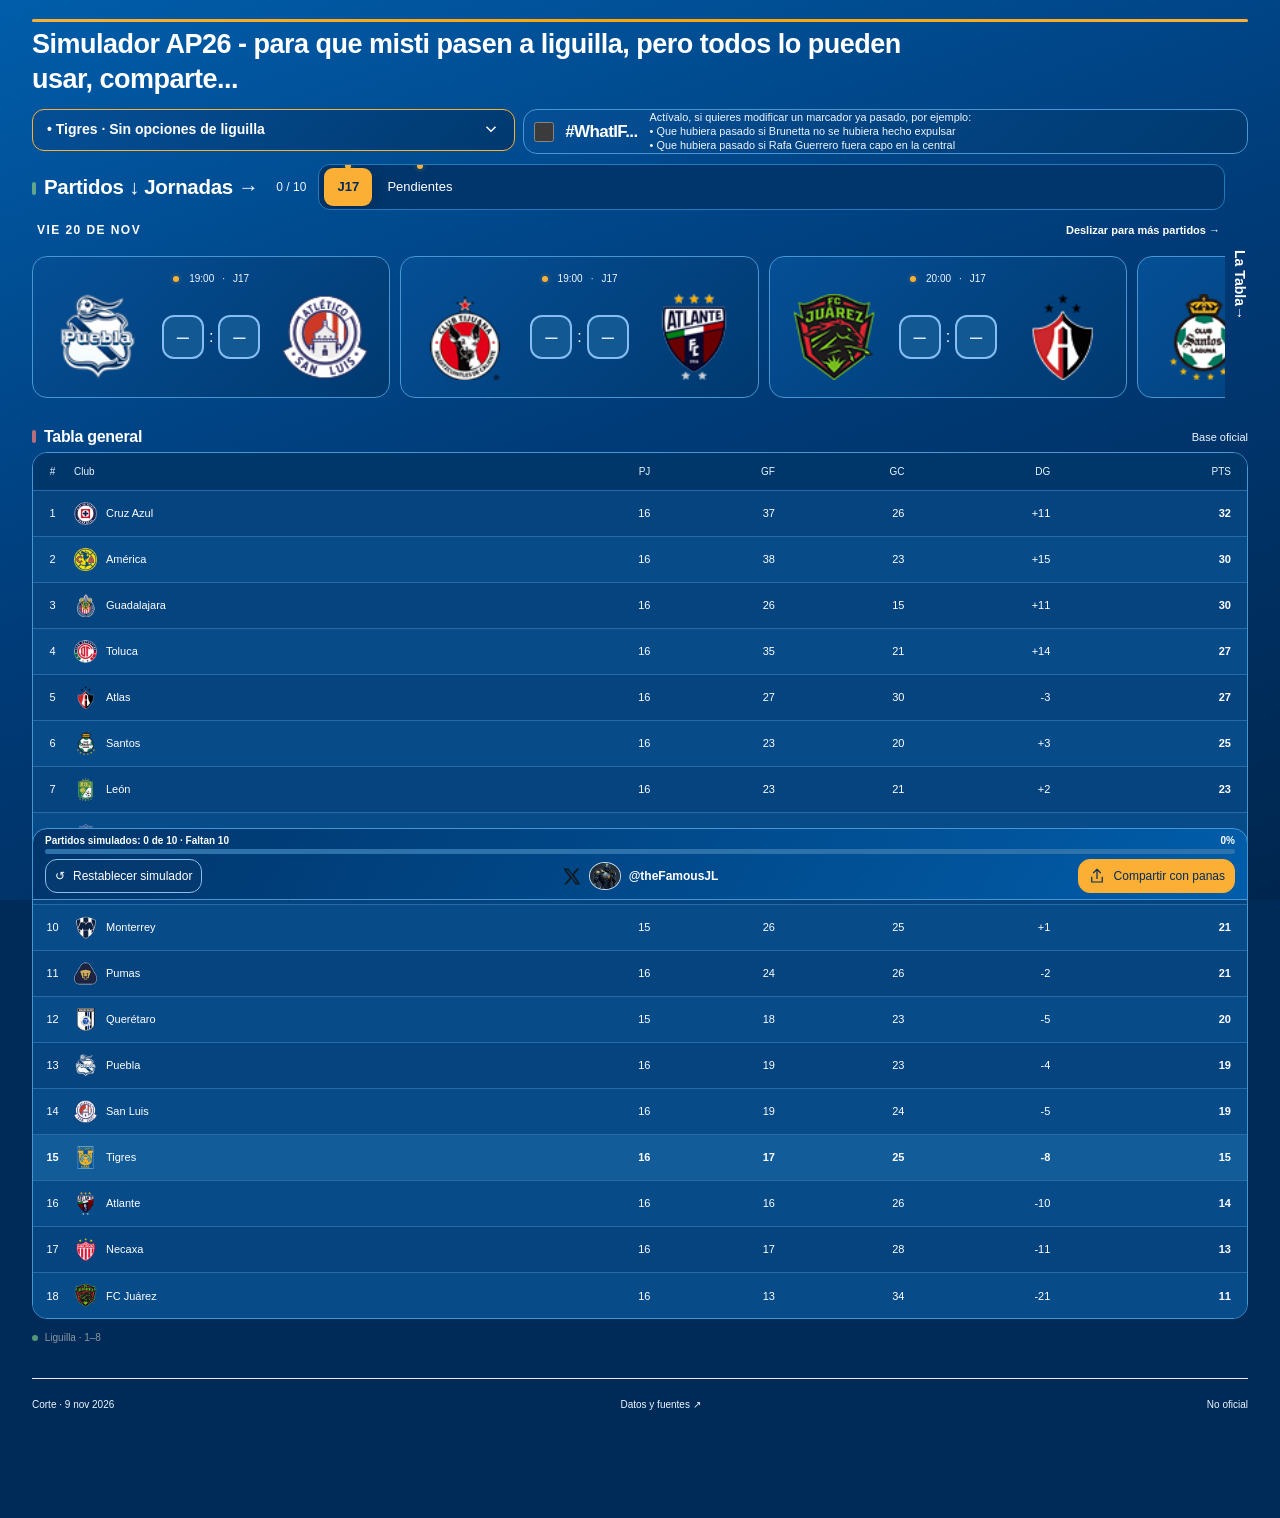
<file: index.html>
<!DOCTYPE html>
<html lang="es"><head><meta charset="utf-8"/><meta content="width=device-width,initial-scale=1,viewport-fit=cover" name="viewport"/><meta content="#015DAA" name="theme-color"/><meta content="Simulador de cierre del Apertura 2026. Jornadas 14 a 17 y partidos pendientes." name="description"/><title>Simulador AP26 · @theFamousJL</title>
<!-- SOMISTI: vista previa para redes sociales -->
<meta property="og:type" content="website"/>
<meta property="og:locale" content="es_MX"/>
<meta property="og:site_name" content="SOMISTI"/>
<meta property="og:title" content="SOMISTI · ¿Sí pasan misti?"/>
<meta property="og:description" content="Simula el cierre del Apertura 2026, explora escenarios de Tigres y cambia resultados pasados con #WhatIF. Comparte tu tabla con tus panas."/>
<meta property="og:url" content="https://ingnadaplete.github.io/SOMISTI/"/>
<meta property="og:image" content="https://ingnadaplete.github.io/SOMISTI/assets/somisti-social-v3.png"/>
<meta property="og:image:type" content="image/png"/>
<meta property="og:image:alt" content="SOMISTI: ¿Sí pasan misti? Escudo de Tigres, nombre completo del simulador, avatar y firma @theFamousJL sobre azul y dorado."/>
<meta name="twitter:card" content="summary_large_image"/>
<meta name="twitter:site" content="@theFamousJL"/>
<meta name="twitter:creator" content="@theFamousJL"/>
<meta name="twitter:title" content="SOMISTI · ¿Sí pasan misti?"/>
<meta name="twitter:description" content="Simula el cierre del Apertura 2026, explora escenarios de Tigres y cambia resultados pasados con #WhatIF. Comparte tu tabla con tus panas."/>
<meta name="twitter:image" content="https://ingnadaplete.github.io/SOMISTI/assets/somisti-social-v3.png"/>
<meta name="twitter:image:alt" content="SOMISTI: ¿Sí pasan misti? Escudo de Tigres, nombre completo del simulador, avatar y firma @theFamousJL sobre azul y dorado."/>
<link href="style.css?v=13" rel="stylesheet"/><script defer="" src="data.js?v=20261109"></script><script defer="" src="scenarios.js?v=20261109"></script><script defer="" src="engine.js?v=5"></script><script defer="" src="app.js?v=20261109"></script><script defer="" src="share.js?v=20261109"></script><style>
/* Ajustes Octubre 2026: index.html autocontenido, sin cambiar archivos JS/CSS externos. */
.brand{min-width:0;flex:1}.brand>div{min-width:0}.brand h1{font-size:clamp(16px,2.4vw,25px);line-height:1.17;max-width:340px;text-wrap:balance}
.header-actions{flex-shrink:0}
.tigres{display:block;padding:20px 24px}.tigres-title{width:100%;min-width:0}.tigres-summary{min-width:0}.tigres-title .sim-tag{margin-left:auto}
.scenario-toggle{display:inline-flex;justify-content:center;align-items:center;gap:6px;margin-left:auto;padding:9px 12px;border:1px solid #e4ddc9;border-radius:11px;background:#fff;color:#655b45;font-size:12px;font-weight:650;white-space:nowrap;min-height:40px}
.scenario-toggle svg{transition:transform .28s ease}.tigres.is-open .scenario-toggle svg{transform:rotate(180deg)}
.scenario-panel{display:grid;grid-template-rows:0fr;opacity:0;transition:grid-template-rows .3s ease,opacity .25s ease;visibility:hidden}
.tigres.is-open .scenario-panel{grid-template-rows:1fr;opacity:1;visibility:visible}
.scenario-panel-inner{min-height:0;overflow:hidden}.scenario-panel .scenario-grid{margin-top:0;padding-top:0;display:grid;grid-template-columns:repeat(4,minmax(0,1fr));gap:10px}
.tigres.is-open .scenario-panel .scenario-grid{padding-top:18px}
.scenario{min-width:0}.scenario-toggle:focus-visible{outline:3px solid #2a85c8;outline-offset:3px}
/* Los nombres permanecen en el DOM de app.js, pero no se muestran en las tarjetas. */
.game-line{grid-template-columns:minmax(0,1fr) minmax(100px,116px) minmax(0,1fr);gap:6px}
.game-line .club{justify-content:center;min-width:0}.game-line .club.away{justify-content:center}
.game-line .club img{width:60px;height:60px;max-width:100%;object-fit:contain}
.game-line .club span{display:none}
.game{padding-top:15px;padding-bottom:15px}.game-line .scores{min-width:0}
/* Selección suave, sin mover el nav ni las tarjetas. */
#rounds button{transition:background-color .23s ease,color .23s ease,box-shadow .23s ease,transform .23s ease}
#rounds button.active{box-shadow:0 2px 9px #175b4624}
#rounds button.round-picked{animation:round-pick .26s ease-out}
@keyframes round-pick{0%{transform:scale(.95)}65%{transform:scale(1.025)}100%{transform:scale(1)}}
@media(max-width:900px){.game-line .club img{width:54px;height:54px}}
@media(max-width:700px){
 .brand h1{font-size:clamp(15px,4.2vw,19px);max-width:240px}
 .tigres{padding:17px}.tigres-title{gap:10px}.tigres-title img{width:45px;height:45px}
 .tigres-title .sim-tag{display:none}.scenario-toggle{margin-left:auto;padding:9px;min-width:39px}
 .scenario-toggle-label{display:none}.scenario-panel .scenario-grid{gap:8px}
 .scenario-panel .scenario{padding:10px 8px}
 .game-line{grid-template-columns:minmax(0,1fr) minmax(96px,110px) minmax(0,1fr);gap:5px}
 .game-line .club img{width:48px;height:48px}
}
@media(max-width:380px){.brand h1{font-size:15px}.brand{gap:7px}.header-actions{gap:4px}.header-actions .quiet{min-width:39px;padding:8px}.avatar-icon{width:36px;height:36px}.game-line{grid-template-columns:minmax(0,1fr) 98px minmax(0,1fr)}}
@media(prefers-reduced-motion:reduce){.scenario-panel,.scenario-toggle svg,#rounds button{transition:none!important}#rounds button.round-picked{animation:none!important}}

/* Diseño v2: editor móvil, barra de avance y acceso a compartir */
header{gap:12px}.brand h1{max-width:none}
.tigres{padding:9px 16px;border-radius:12px}.scenario-toggle{display:flex;width:100%;min-height:36px;justify-content:space-between;align-items:center;text-align:left;border:0;background:transparent;padding:4px 6px;margin:0;color:inherit;font-size:13px;font-weight:600;white-space:normal;gap:12px}.scenario-toggle svg{flex-shrink:0;width:18px;height:18px;transition:transform .24s ease}.tigres.is-open .scenario-toggle svg{transform:rotate(180deg)}.scenario-panel{transition:grid-template-rows .23s ease,opacity .2s ease}.tigres.is-open .scenario-panel .scenario-grid{padding-top:10px}.scenario-toggle:focus-visible{outline:2px solid #278059}
.game-line{grid-template-columns:minmax(0,1fr) minmax(104px,126px) minmax(0,1fr);gap:6px}.game-line .club img{height:104px;width:104px;max-width:100%;object-fit:contain}.game-line .club{min-width:0}.game{overflow:visible;transition:box-shadow .18s ease,border-color .18s ease}.game:focus-within{position:relative;z-index:2;box-shadow:0 0 0 3px #20d779,0 0 18px 5px #25e48085,0 0 32px 8px #25e48050;border-color:#17ac5d}.game-line .scores input:focus{outline:3px solid #0b9c58;outline-offset:2px;box-shadow:0 0 0 5px #33e28b55,0 0 18px #29de85}
.sim-bottom-bar{position:sticky;bottom:0;z-index:30;background:color-mix(in srgb,white 96%,#e4f4ea);border:1px solid #d7e4da;border-bottom:0;border-radius:15px 15px 0 0;padding:12px 15px max(12px,env(safe-area-inset-bottom));box-shadow:0 -5px 25px #1629231c;backdrop-filter:blur(12px);margin:24px 0 0}.sim-progress-top{display:flex;justify-content:space-between;gap:12px;font-size:12px;color:#285139;font-weight:700;margin-bottom:7px}.sim-progress-track{height:9px;border-radius:20px;background:#dfeae2;overflow:hidden}.sim-progress-track>div{height:100%;width:0%;border-radius:inherit;background:linear-gradient(90deg,#1e9d54,#42dd77);transition:width .32s ease}.sim-bottom-actions{display:flex;justify-content:space-between;align-items:center;gap:10px;margin-top:11px}.sim-bottom-actions .header-actions{display:contents}.sim-bottom-actions #reset{order:0}.sim-bottom-actions #share-toggle{order:1;margin-left:auto;background:#145e3b;color:white;border-color:#145e3b}.sim-bottom-actions #share-toggle svg{width:18px;height:18px}.sim-bottom-actions #share-menu{position:absolute;bottom:calc(100% - 4px);top:auto;right:12px;z-index:45;min-width:190px}.sim-bottom-actions button{white-space:nowrap}
@media(max-width:900px){.game-line .club img{height:90px;width:90px}}
@media(max-width:700px){.tigres{padding:8px 10px}.scenario-toggle{font-size:12px}.game-line{grid-template-columns:minmax(0,1fr) minmax(90px,108px) minmax(0,1fr);gap:3px}.game-line .club img{width:min(23vw,82px);height:min(23vw,82px)}.game{padding-left:9px;padding-right:9px}.sim-bottom-bar{margin-left:-2px;margin-right:-2px;padding:10px 11px max(10px,env(safe-area-inset-bottom))}.sim-bottom-actions .quiet{font-size:12px;padding:9px 10px}}
@media(max-width:380px){.game-line{grid-template-columns:minmax(0,1fr) 94px minmax(0,1fr)}.game-line .club img{width:min(22vw,72px);height:min(22vw,72px)}.sim-bottom-actions .quiet{font-size:11px;padding:9px 7px}}
@media(prefers-reduced-motion:reduce){.game,.game-line .scores input,.sim-progress-track>div{transition:none!important}}

/* Ajustes v3 — cabecera simple, logos alineados y firma centrada */
.simple-header{display:block;padding-block:19px 16px}
.simple-header h1{font-size:clamp(17px,2.65vw,27px);line-height:1.3;max-width:1050px;margin:0;overflow-wrap:break-word;text-wrap:pretty}
/* Celdas simétricas de anchura fija: los escudos tienen el mismo centro óptico de contenedor. */
.game-line{grid-template-columns:minmax(0,1fr) minmax(104px,126px) minmax(0,1fr);align-items:center}
.game-line .club,.game-line .club.away{display:flex;justify-content:center;align-items:center;width:100%;min-width:0;min-height:110px;flex-direction:row;padding:0;margin:0}
.game-line .club img{display:block;flex:0 0 auto;width:104px;height:104px;max-width:100%;max-height:100%;object-fit:contain;object-position:center center;margin:0 auto}
.sim-bottom-actions{display:grid;grid-template-columns:minmax(0,1fr) auto minmax(0,1fr);align-items:center;column-gap:12px}
.sim-bottom-actions .header-actions{display:contents}
.sim-bottom-actions #reset{grid-column:1;grid-row:1;justify-self:start;order:initial}
.sim-bottom-actions #share-toggle{grid-column:3;grid-row:1;justify-self:end;margin-left:0;order:initial}
.social-signature{grid-column:2;grid-row:1;display:flex;align-items:center;justify-content:center;gap:8px;white-space:nowrap;color:#121a20;font-size:12px;font-weight:800}
.signature-x{width:19px;height:19px;flex:0 0 19px}
.signature-avatar{width:32px;height:32px;flex:0 0 32px;object-fit:cover;border-radius:50%;border:1px solid #d4dce0}
@media(max-width:900px){.game-line .club,.game-line .club.away{min-height:96px}.game-line .club img{width:90px;height:90px}}
@media(max-width:700px){.simple-header{padding-block:13px}.simple-header h1{font-size:clamp(16px,4vw,21px)}.game-line .club,.game-line .club.away{min-height:84px}.game-line .club img{width:min(23vw,82px);height:min(23vw,82px)}.sim-bottom-actions{column-gap:6px}.social-signature{gap:4px;font-size:10px}.signature-x{width:14px;height:14px;flex-basis:14px}.signature-avatar{width:25px;height:25px;flex-basis:25px}.sim-bottom-actions .quiet{font-size:10px;padding:8px 6px}}
@media(max-width:430px){.sim-bottom-actions{grid-template-columns:minmax(0,1fr) auto minmax(0,1fr);gap:4px}.social-signature{flex-wrap:wrap;max-width:83px;row-gap:2px}.signature-handle{width:100%;text-align:center;font-size:9px}.sim-bottom-actions #reset{max-width:100%;white-space:normal;text-align:center;line-height:1.2}.sim-bottom-actions #share-toggle{max-width:100%;white-space:normal;text-align:center;line-height:1.2}.game-line .club,.game-line .club.away{min-height:75px}.game-line .club img{width:min(22vw,72px);height:min(22vw,72px)}}

/* V7: Vertical uses the original V3 layout. Horizontal uses the V6 arrangement. */
.quick-controls{display:none}
.landscape-help,.swipe-hint{display:none}
@media (orientation:landscape) and (min-width:560px){
 main{max-width:1650px;padding-top:clamp(8px,1.5vw,20px)!important}
 header.simple-header{padding-top:8px!important;padding-bottom:6px!important;margin-bottom:6px!important}
 .quick-controls{display:grid;grid-template-columns:minmax(0,2fr) minmax(0,3fr);align-items:start;gap:8px;margin-bottom:10px;min-width:0}
 .quick-controls>.tigres,.quick-controls>.whatif-control{min-width:0}
 .quick-controls>.tigres{padding:1px 8px!important;margin:0!important}
 .quick-controls .scenario-toggle{font-size:clamp(11px,1.25vw,14px)!important;min-height:36px!important;gap:5px}
 .quick-controls .scenario-toggle span{overflow:hidden;text-overflow:ellipsis;white-space:nowrap}
 .quick-controls .scenario-toggle span::before{content:'• ';}
 .quick-controls .whatif-control{padding:1px 10px!important;display:flex;align-items:center;justify-content:space-between;flex-wrap:wrap;column-gap:10px;min-height:38px!important;margin:0!important}
 .quick-controls .whatif-control label{font-size:clamp(13px,1.5vw,17px)!important}
 .quick-controls .whatif-control>p,.quick-controls .whatif-control>.whatif-examples{display:none!important}
 .landscape-help{display:block;max-width:100%;font-size:12px;color:#47705a}
 .landscape-help summary{cursor:pointer;font-size:12px;font-weight:700}
 .landscape-help[open]{flex-basis:100%}
 .landscape-help p{margin:5px 2px;font-size:12px;line-height:1.35}
 .layout{display:flex!important;flex-direction:column;gap:15px!important;min-width:0}
 .layout>.matches,.layout>.standings{width:100%;min-width:0;grid-column:auto!important;grid-row:auto!important}
 .section-head{margin-bottom:6px}
 #rounds{width:100%;padding:3px 5px!important;min-height:0!important;margin-bottom:4px!important;gap:3px}
 #rounds button{min-height:31px!important;padding:4px 10px!important;font-size:12px!important}
 .swipe-hint{display:block;color:#657b78;font-size:11px;font-weight:700;text-align:right;margin:3px 5px 7px}
 .layout>.standings{margin-top:3px}
 #fixtures{display:flex;align-items:stretch;gap:10px;overflow-x:auto;overflow-y:hidden;scroll-snap-type:x proximity;overscroll-behavior-x:contain;padding:5px 5px 12px;scrollbar-width:thin;-webkit-overflow-scrolling:touch}
 #fixtures>.game{flex:0 0 clamp(245px,28vw,360px);margin:0;scroll-snap-align:start;align-self:stretch;min-width:0;display:flex;flex-direction:column;justify-content:center}
 #fixtures>.day{flex:0 0 85px;min-width:85px;align-self:center;margin:0!important;line-height:1.5;white-space:normal;font-size:11px}
 #fixtures .game-line{grid-template-columns:minmax(0,1fr) minmax(94px,116px) minmax(0,1fr)!important}
 #fixtures .game-line .club img{width:min(7.8vw,104px);height:min(7.8vw,104px)}
 .sim-bottom-bar{padding:6px 12px max(6px,env(safe-area-inset-bottom))!important;margin-top:12px}
 .sim-progress-top{font-size:10px;margin-bottom:3px}
 .sim-progress-track{height:5px}
 .sim-bottom-actions{margin-top:5px;gap:8px}
 .sim-bottom-actions .quiet{padding:6px 9px!important;min-height:34px;font-size:12px!important}
 .signature-avatar{width:28px!important;height:28px!important}
 .signature-handle{font-size:12px!important}
}
@media(prefers-reduced-motion:reduce){#fixtures{scroll-behavior:auto}}

/* V8: orientación horizontal; fecha fija que sigue al primer partido visible. */
.fixtures-info,.standings-scroll-hint{display:none}
@media (orientation:landscape) and (min-width:560px){
 .quick-controls{grid-template-columns:minmax(0,2fr) minmax(0,3fr)}
 .quick-controls .whatif-control{flex-wrap:nowrap!important;gap:12px;align-items:center!important}
 .quick-controls .whatif-control label{flex:0 0 auto;white-space:nowrap}
 .quick-controls .landscape-help{display:flex;flex:1;flex-direction:column;justify-content:center;gap:1px;min-width:0;line-height:1.18;font-size:clamp(9px,.85vw,12px)}
 .quick-controls .landscape-help span{display:block}
 .fixtures-info{display:flex;align-items:center;justify-content:space-between;gap:12px;margin:4px 5px 5px;min-height:24px}
 #visible-match-date{font-size:12px;font-weight:750;letter-spacing:.12em;color:#81909c;text-transform:uppercase;white-space:nowrap}
 .fixtures-info .swipe-hint{margin:0;display:block}
 #fixtures>.day{display:none!important}
 .standings-scroll-hint{display:block;text-align:right;color:#657b78;font-weight:700;font-size:11px;margin:6px 6px 0}
}

/* V9: controles de jornadas en la misma línea, exclusivamente horizontal. */
.landscape-match-title,.table-direction-hint{display:none}
@media (orientation:landscape) and (min-width:560px){
 .layout>.matches{display:grid!important;grid-template-columns:minmax(250px,23%) minmax(0,1fr);align-items:center;column-gap:12px;row-gap:4px;position:relative;padding-right:23px}
 .layout>.matches>.section-head{grid-column:1;grid-row:1;margin:0!important;display:flex;align-items:center;gap:8px;min-width:0}
 .layout>.matches>.section-head h2{font-size:clamp(17px,1.6vw,24px);white-space:nowrap;line-height:1.2}
 .layout>.matches>.section-head #progress{margin-left:auto;white-space:nowrap;font-size:12px}
 .portrait-match-title{display:none}
 .landscape-match-title{display:inline}
 .layout>.matches>#rounds{grid-column:2;grid-row:1;min-width:0;max-width:100%;overflow-x:auto!important;display:flex;align-items:stretch;flex-wrap:nowrap;scrollbar-width:thin;margin:0!important;white-space:nowrap}
 .layout>.matches>#rounds button{flex:1 0 auto;min-width:0!important;white-space:nowrap;padding:4px clamp(3px,.65vw,10px)!important}
 .layout>.matches>#rounds:has(button:nth-child(10)) button{font-size:10px!important;padding:3px 5px!important;flex:0 0 auto}
 .layout>.matches>.fixtures-info,.layout>.matches>#fixtures,.layout>.matches>.standings-scroll-hint{grid-column:1/-1;min-width:0}
 .layout>.matches>.standings-scroll-hint{display:none!important}
 .layout>.matches>.table-direction-hint{display:block;position:absolute;right:0;top:86px;writing-mode:vertical-rl;text-orientation:mixed;white-space:nowrap;color:#627b75;font-weight:700;font-size:clamp(11px,1.1vw,16px);pointer-events:none}
}

/* V10: only landscape — more touch-friendly rounds, compact match cards. */
@media (orientation:landscape) and (min-width:560px){
 .layout>.matches>#rounds button{flex:0 0 auto!important;min-width:48px!important;min-height:38px!important;padding:7px 12px!important;font-size:13px!important;touch-action:manipulation}
 .layout>.matches>#rounds:has(button:nth-child(10)) button{min-width:45px!important;min-height:38px!important;padding:7px 10px!important;font-size:12px!important}
 #fixtures>.game{min-height:142px!important;padding-top:8px!important;padding-bottom:8px!important;justify-content:center}
 #fixtures .game-line .club,#fixtures .game-line .club.away{min-height:0!important}
 #fixtures .game-line .club img{width:min(7vw,86px)!important;height:min(7vw,86px)!important}
 #fixtures .game-line{min-height:0!important;gap:4px!important}
 .layout>.matches>.table-direction-hint{font-size:clamp(11px,1.1vw,16px)}
}

/* V12: En pantallas táctiles, al editar un marcador la cintilla no debe
   subir sobre el teclado virtual de iOS Safari. Se restaura al salir del campo. */
@media (hover: none) and (pointer: coarse) {
  html.score-field-editing .sim-bottom-bar {
    display: none !important;
  }
}

/* V13 · Identidad Tigres: Azul Pantone 286 C, Amarillo Pantone 137 C, Blanco */
:root{--tg-blue:#015DAA;--tg-blue-dark:#002B59;--tg-yellow:#FBAF35;--tg-white:#FFFFFF;background:var(--tg-blue-dark)!important;color:#fff!important;color-scheme:dark}
html,body{background:linear-gradient(160deg,#015DAA 0%,#003B78 48%,#00264E 100%) fixed!important;color:#fff!important}
main{color:#fff!important}h1,h2,h3,strong,label,summary,th,td,.section-head,.club,.current,.eyebrow,.day,.game-top,.scenario,.whatif-control,.whatif-control label,.whatif-control p,.sim-progress-top,.signature-handle,.signature-block,.sim-bottom-bar,.fixtures-info,.swipe-hint,.standings-scroll-hint,.table-direction-hint{color:#fff!important}
header:before{background:linear-gradient(90deg,#FBAF35,#FFA300,#FBAF35)!important;opacity:1!important}
.brand h1{color:#fff!important}
p,small,.sub,.section-head>span,.day,.game-top,.game-top span,footer,.whatif-examples,.landscape-help{color:#eff6ff!important}
.tigres,.whatif-control,.quick-controls .whatif-control,.game,.table-wrap,.sim-bottom-bar,.scenario-panel,.scenario{background:linear-gradient(140deg,#054f96,#00396f)!important;border:1px solid #4596d1!important;color:#fff!important;box-shadow:none}
.tigres{border-color:#FBAF35!important}
.scenario-toggle{color:#fff!important;background:transparent!important;border-color:transparent!important}
.scenario-toggle svg, .quiet svg{color:#fff!important}
.scenario,.scenario small,.scenario strong{color:#fff!important}
.scenario.active{background:#FBAF35!important;border-color:#FBAF35!important;color:#002a55!important}
.scenario.active small,.scenario.active strong{color:#002a55!important}
.whatif-control input[type=checkbox]{accent-color:#FBAF35!important}
#rounds,nav#rounds{background:#00366b!important;border:1px solid #227abc!important}
#rounds button{background:transparent!important;color:#fff!important;border-color:transparent!important}
#rounds button.active{background:#FBAF35!important;color:#002b59!important;box-shadow:0 4px 15px #0003!important}
.signal,.round-signal,.match-signal{background:#FBAF35!important}
.game{border-radius:15px!important}
.game.tiger-game{border-color:#FBAF35!important}
.game:focus-within{border-color:#FBAF35!important;box-shadow:0 0 0 3px #FBAF35,0 0 20px 4px #FBAF3580!important}
.scores input{background:#125993!important;border:2px solid #86BDF3!important;color:#fff!important;border-radius:12px!important;font-weight:800!important;font-size:22px!important;min-width:0;caret-color:#FBAF35}
.scores input::placeholder{color:#dbeaff!important;opacity:1}
.scores input:focus{border-color:#FBAF35!important;outline:2px solid #FBAF35!important;box-shadow:0 0 0 3px #FBAF3544!important}
.scores span{color:#fff!important}
.table-wrap{overflow:hidden!important}table th{background:#00376b!important;color:#eaf5ff!important}table td{background:#05447e!important;color:#fff!important;border-color:#286ba4!important}table tr:nth-child(even) td{background:#084b89!important}table tr.tigres-row td{background:#125c9a!important;color:#fff!important}
.quiet,.sim-bottom-actions .quiet{color:#fff!important;background:#053a70!important;border:1px solid #8dbde7!important}
.sim-bottom-bar{border-color:#4596d1!important;background:linear-gradient(120deg,#00356b,#015DAA)!important}
.sim-progress-track{background:#2e72ac!important}.sim-progress-fill,#completion-fill{background:#FBAF35!important}
.sim-bottom-actions button.share-bottom,.sim-bottom-actions .share-btn,.sim-bottom-actions .primary,.sim-share-btn,#share-toggle{background:#FBAF35!important;color:#002b59!important;border-color:#FBAF35!important}
.sim-bottom-actions button.share-bottom *,.sim-bottom-actions .share-btn *,.sim-bottom-actions .primary *,.sim-share-btn *,#share-toggle *{color:#002b59!important}
#visible-match-date,.fixtures-info .swipe-hint,.table-direction-hint{color:#fff!important}
:focus-visible{outline-color:#FBAF35!important}
/* Conservar sin cambios la regla de ocultar la cintilla durante edición móvil (V12). */
</style></head><body><main>
<header class="simple-header"><h1>Simulador AP26 - para que misti pasen a liguilla, pero todos lo pueden usar, comparte...</h1></header><div aria-label="Accesos a escenarios y WhatIF" class="quick-controls" id="landscape-controls"></div>
<section aria-label="Escenarios para la liguilla" class="tigres"><button aria-controls="scenario-panel" aria-expanded="false" aria-label="Desplegar escenarios" class="scenario-toggle" id="scenario-toggle" type="button"><span>Tigres · Sin opciones de liguilla</span><svg aria-hidden="true" fill="none" height="20" stroke="currentColor" stroke-width="2" viewbox="0 0 24 24" width="20"><path d="m6 9 6 6 6-6"></path></svg></button><span class="sr-only">Posición proyectada de Tigres: <strong id="tigres-pos">14.º</strong>, <span id="tigres-points">14 pts</span></span><div class="scenario-panel" id="scenario-panel" inert=""><div class="scenario-panel-inner"><div class="scenario-grid" id="scenarios"></div></div></div></section>
<div class="layout"><section class="matches"><div class="section-head"><h2><span class="portrait-match-title">Partidos</span><span class="landscape-match-title">Partidos ↓ Jornadas →</span></h2><span id="progress"></span></div><div class="whatif-control"><label><input id="whatif" type="checkbox"/><span>#WhatIF...</span></label><p>Actívalo, si quieres modificar un marcador ya pasado, por ejemplo:</p><div class="whatif-examples"><p>• Que hubiera pasado si Brunetta no se hubiera hecho expulsar<br/>• Que hubiera pasado si Rafa Guerrero fuera capo en la central</p></div><div class="whatif-help landscape-help"><span>Actívalo, si quieres modificar un marcador ya pasado, por ejemplo:</span><span>• Que hubiera pasado si Brunetta no se hubiera hecho expulsar</span><span>• Que hubiera pasado si Rafa Guerrero fuera capo en la central</span></div></div><nav aria-label="Jornadas" id="rounds"></nav><div class="fixtures-info"><time id="visible-match-date" aria-live="off"></time><span aria-hidden="true" class="swipe-hint">Deslizar para más partidos →</span></div><div id="fixtures"></div><p class="standings-scroll-hint" aria-hidden="true">↓ Deslizar abajo para ver la tabla general</p><span class="table-direction-hint" aria-hidden="true">La Tabla→</span></section>
<section class="standings"><div class="section-head"><h2>Tabla general</h2><span id="table-state">Base oficial</span></div><div class="table-wrap"><table><thead><tr><th>#</th><th>Club</th><th>PJ</th><th class="extra">GF</th><th class="extra">GC</th><th>DG</th><th>PTS</th></tr></thead><tbody id="table"></tbody></table></div><div class="legend"><span><i></i> Liguilla · 1–8</span><span id="tie-note"></span></div></section></div>
<footer><span>Corte · 9 nov 2026</span><a href="fuentes.html" rel="noopener" target="_blank">Datos y fuentes ↗</a><span>No oficial</span></footer><div aria-label="Progreso y acciones del simulador" class="sim-bottom-bar"><div class="sim-progress-top"><span id="completion-label">Partidos simulados: 0 de 10</span><span id="completion-percent">0%</span></div><div aria-label="Partidos pendientes simulados" aria-valuemax="100" aria-valuemin="0" aria-valuenow="0" class="sim-progress-track" id="completion-meter" role="progressbar"><div id="completion-fill"></div></div><div class="sim-bottom-actions"><div aria-label="X, avatar de @theFamousJL" class="social-signature"><svg aria-label="X" class="signature-x" role="img" viewbox="0 0 24 24"><path d="M18.9 2H22l-6.8 7.77L23.2 22h-6.26l-4.91-7.42L5.54 22H2.4l7.28-8.34L1.8 2h6.42l4.44 6.78L18.9 2Zm-1.1 18h1.74L7.27 3.89H5.41Z" fill="currentColor"></path></svg><img alt="Avatar de @theFamousJL" class="signature-avatar" src="assets/avatar.png"/><span class="signature-handle">@theFamousJL</span></div><div class="header-actions"><button aria-controls="share-menu" aria-expanded="false" aria-label="Compartir simulación" class="quiet" id="share-toggle"><svg aria-hidden="true" fill="none" height="18" stroke="currentColor" stroke-width="1.6" viewbox="0 0 24 24" width="18"><path d="M12 16V3m-5 5 5-5 5 5M5 13v7h14v-7"></path></svg><span>Compartir con panas</span></button><div hidden="" id="share-menu"><button data-share="image">Imagen <span>PNG</span></button><button data-share="json">JSON <span>↓</span></button><button data-share="link">Enlace <span>↗</span></button></div><button aria-label="Restablecer todos los marcadores" class="quiet" id="reset">↺ <span>Restablecer simulador</span></button></div></div></div><div aria-live="polite" class="sr-only" id="live"></div>
<span class="sr-only" id="save-status" role="status"></span><dialog id="image-dialog"><form method="dialog"><div class="dialog-heading"><h2>Compartir imagen</h2><button aria-label="Cerrar imagen" class="close-button">×</button></div><label for="simulation-name">Nombre de la simulación</label><input autocomplete="off" id="simulation-name" maxlength="80" placeholder="Mi simulación"/><label for="simulator-handle">Tu @ en X <span class="optional">· opcional</span></label><input autocapitalize="none" autocomplete="off" id="simulator-handle" maxlength="16" placeholder="@usuario" spellcheck="false"/><button class="quiet" id="export-image" type="button">Descargar imagen</button><p id="image-status" role="status"></p></form></dialog><dialog id="link-dialog"><form method="dialog"><div class="dialog-heading"><h2>Compartir enlace</h2><button aria-label="Cerrar" class="close-button">×</button></div><div id="host-field"><label for="public-url">URL de tu GitHub Pages</label><input autocomplete="url" id="public-url" placeholder="https://usuario.github.io/repositorio/" type="url"/><button class="quiet" id="build-link" type="button">Crear enlace</button></div><label class="sr-only" for="share-url">Enlace de la simulación</label><textarea id="share-url" placeholder="Enlace de tu simulación" readonly="" rows="3"></textarea><button class="quiet" id="copy-link" type="button">Copiar enlace</button><p id="share-status" role="status"></p></form></dialog></main><script>
/* Los scripts con defer terminan antes de DOMContentLoaded. */
document.addEventListener('DOMContentLoaded',()=>{
  const progress=document.getElementById('progress');
  const updateMeter=()=>{const parts=(progress?.textContent||'0 / '+pending.length).match(/(\d+)\s*\/\s*(\d+)/);if(!parts)return;const done=+parts[1],total=+parts[2],pct=total?Math.round(done/total*100):100;document.getElementById('completion-label').textContent=`Partidos simulados: ${done} de ${total} · Faltan ${total-done}`;document.getElementById('completion-percent').textContent=pct+'%';document.getElementById('completion-fill').style.width=pct+'%';document.getElementById('completion-meter').setAttribute('aria-valuenow',pct)};
  new MutationObserver(updateMeter).observe(progress,{childList:true,characterData:true,subtree:true});updateMeter();
  document.getElementById('reset').addEventListener('click',e=>{if(!window.confirm('¿Estás seguro de echar por la borda todo, como Ángel Correa?')){e.stopImmediatePropagation();e.preventDefault()}},true);
  document.querySelectorAll('#fixtures input[data-side]').forEach(el=>el.setAttribute('inputmode','numeric'));
  const tigres=document.querySelector('.tigres');
  const toggle=document.getElementById('scenario-toggle');
  const panel=document.getElementById('scenario-panel');
  toggle.addEventListener('click',()=>{
    const open=tigres.classList.toggle('is-open');
    toggle.setAttribute('aria-expanded',String(open));
    toggle.setAttribute('aria-label',open?'Ocultar escenarios de Tigres':'Mostrar escenarios de Tigres');
    panel.inert=!open;
  });
  document.getElementById('rounds').addEventListener('click',event=>{
    const button=event.target.closest('button[data-round]');
    if(!button)return;
    button.classList.remove('round-picked');
    void button.offsetWidth;
    button.classList.add('round-picked');
  });
});
</script><script>
document.addEventListener('DOMContentLoaded',()=>{
  const quick=document.getElementById('landscape-controls');
  const scenario=document.querySelector('section.tigres');
  const matches=document.querySelector('.layout .matches');
  const whatif=document.querySelector('.whatif-control');
  const sectionHead=matches?.querySelector('.section-head');
  const header=document.querySelector('header.simple-header');
  if(!quick||!scenario||!matches||!whatif||!sectionHead||!header)return;
  const landscape=window.matchMedia('(orientation: landscape) and (min-width: 560px)');
  const place=()=>{
    const active=document.activeElement;
    const focusedInside=(scenario.contains(active)||whatif.contains(active))?active:null;
    if(landscape.matches){quick.append(scenario,whatif)}
    else {header.insertAdjacentElement('afterend',scenario);sectionHead.insertAdjacentElement('afterend',whatif)}
    if(focusedInside&&document.activeElement!==focusedInside)focusedInside.focus({preventScroll:true});
  };
  place();landscape.addEventListener('change',place);
});
</script><script>
/* Track the date of the first partially visible match in the horizontal fixtures carousel. */
document.addEventListener('DOMContentLoaded',()=>{
 const fixtures=document.getElementById('fixtures');
 const label=document.getElementById('visible-match-date');
 const horizontal=window.matchMedia('(orientation: landscape) and (min-width: 560px)');
 if(!fixtures||!label)return;
 let days=[];let raf=0;
 const scan=()=>{
   let current='';days=[];
   for(const node of fixtures.children){
     if(node.classList.contains('day'))current=node.textContent.trim();
     else if(node.classList.contains('game'))days.push({element:node,date:current});
   }
   update();
 };
 const update=()=>{
   if(!horizontal.matches){label.textContent='';return;}
   const edge=fixtures.getBoundingClientRect().left+5;
   const first=days.find(item=>item.element.getBoundingClientRect().right>edge+1);
   label.textContent=first?.date||days.at(-1)?.date||'';
 };
 const queue=()=>{if(raf)cancelAnimationFrame(raf);raf=requestAnimationFrame(()=>{raf=0;update()})};
 new MutationObserver(scan).observe(fixtures,{childList:true});
 fixtures.addEventListener('scroll',queue,{passive:true});
 horizontal.addEventListener('change',queue);
 window.addEventListener('resize',queue,{passive:true});
 scan();
});
</script>
<script>
/* V12: Gestionar la cintilla durante la edicion de goles en teclado movil.
   La delegacion funciona incluso cuando app.js recrea las tarjetas. */
document.addEventListener('DOMContentLoaded', () => {
  const isScoreInput = element =>
    element instanceof HTMLInputElement &&
    element.matches('#fixtures .scores input[data-id][data-side]');

  document.addEventListener('focusin', event => {
    if (isScoreInput(event.target)) {
      document.documentElement.classList.add('score-field-editing');
    }
  });

  document.addEventListener('focusout', event => {
    if (!isScoreInput(event.target)) return;
    requestAnimationFrame(() => {
      // Al pasar directamente de un marcador a otro, no mostrar la cintilla.
      if (!isScoreInput(document.activeElement)) {
        document.documentElement.classList.remove('score-field-editing');
      }
    });
  });

  window.addEventListener('pageshow', () => {
    if (!isScoreInput(document.activeElement)) {
      document.documentElement.classList.remove('score-field-editing');
    }
  });
});
</script>
</body></html>
</file>
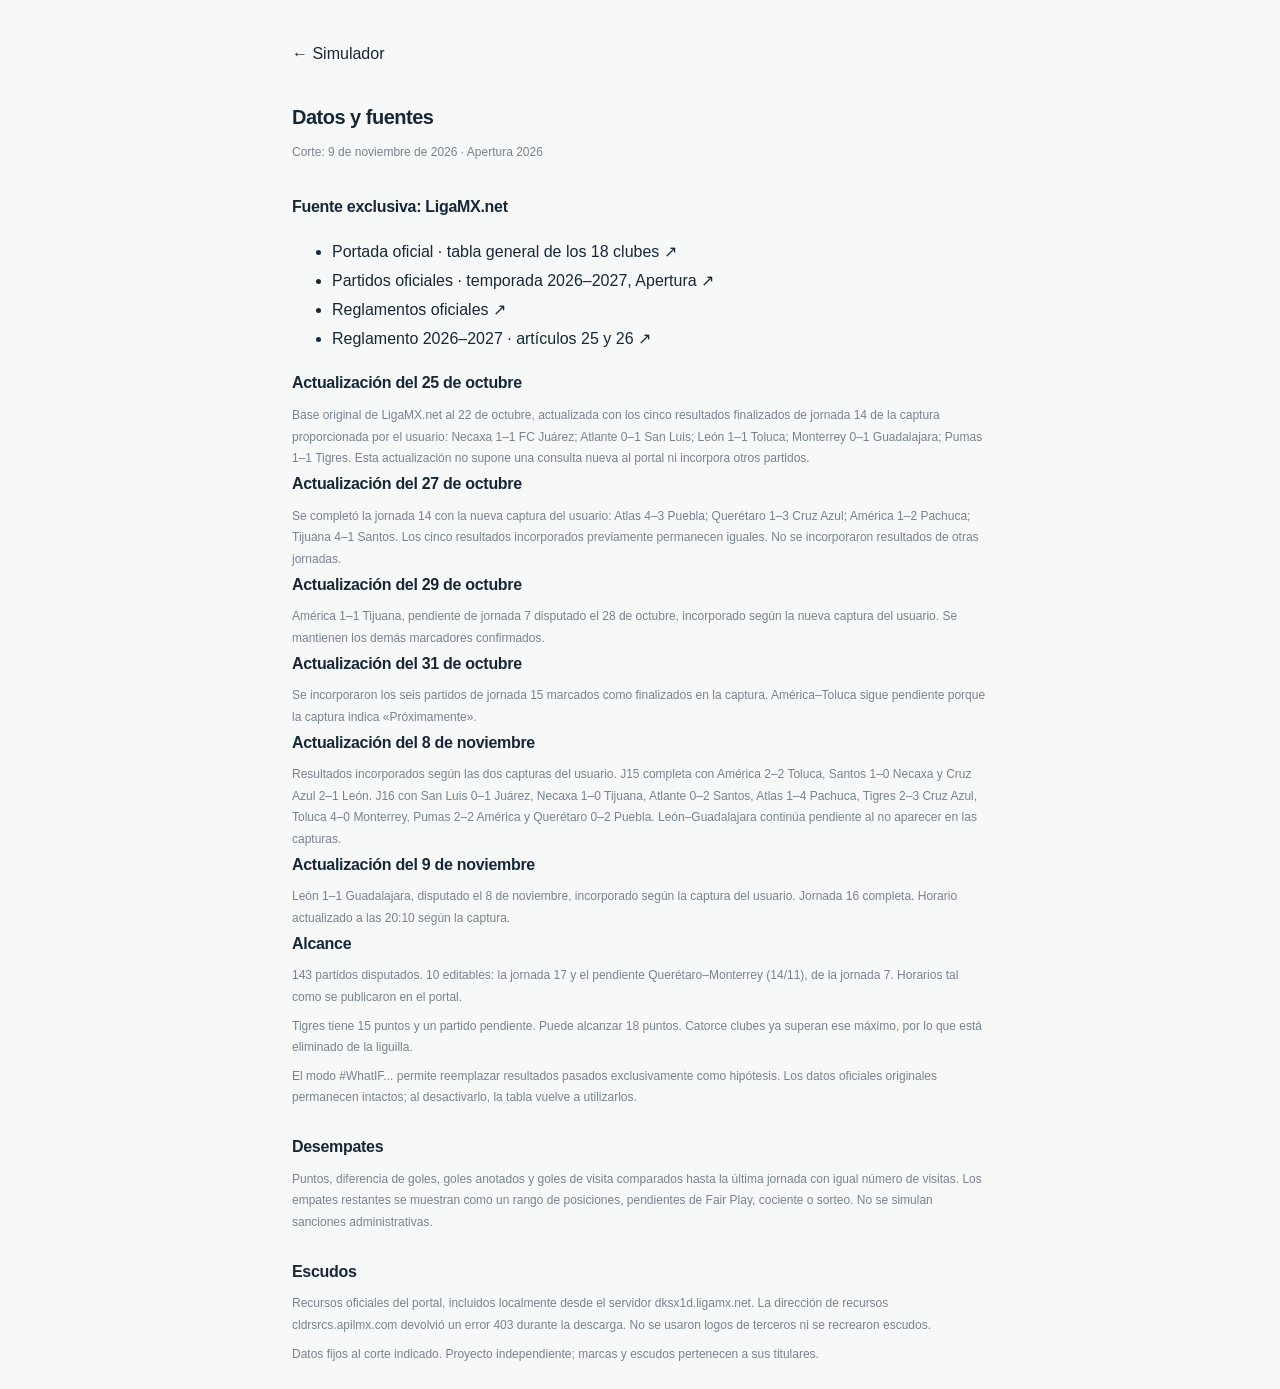
<file: fuentes.html>
<!doctype html><html lang="es"><head><meta charset="utf-8"><meta name="viewport" content="width=device-width,initial-scale=1"><title>Datos y fuentes · Liga MX</title><link rel="stylesheet" href="style.css"></head><body><main style="max-width:760px;line-height:1.8"><a href="index.html">← Simulador</a><h1 style="margin-top:30px">Datos y fuentes</h1><p>Corte: 9 de noviembre de 2026 · Apertura 2026</p><h2 style="margin-top:30px">Fuente exclusiva: LigaMX.net</h2><ul><li><a href="https://www.ligamx.net/">Portada oficial · tabla general de los 18 clubes ↗</a></li><li><a href="https://www.ligamx.net/cancha/partidos">Partidos oficiales · temporada 2026–2027, Apertura ↗</a></li><li><a href="https://www.ligamx.net/cancha/reglamentos">Reglamentos oficiales ↗</a></li><li><a href="https://dksx1d.ligamx.net/sttcdcs/Reglamentos/Competencia/1_LIGA_MX/30_LIGA_MX_20260715211255.pdf">Reglamento 2026–2027 · artículos 25 y 26 ↗</a></li></ul><h2>Actualización del 25 de octubre</h2><p>Base original de LigaMX.net al 22 de octubre, actualizada con los cinco resultados finalizados de jornada 14 de la captura proporcionada por el usuario: Necaxa 1–1 FC Juárez; Atlante 0–1 San Luis; León 1–1 Toluca; Monterrey 0–1 Guadalajara; Pumas 1–1 Tigres. Esta actualización no supone una consulta nueva al portal ni incorpora otros partidos.</p><h2>Actualización del 27 de octubre</h2><p>Se completó la jornada 14 con la nueva captura del usuario: Atlas 4–3 Puebla; Querétaro 1–3 Cruz Azul; América 1–2 Pachuca; Tijuana 4–1 Santos. Los cinco resultados incorporados previamente permanecen iguales. No se incorporaron resultados de otras jornadas.</p><h2>Actualización del 29 de octubre</h2><p>América 1–1 Tijuana, pendiente de jornada 7 disputado el 28 de octubre, incorporado según la nueva captura del usuario. Se mantienen los demás marcadores confirmados.</p><h2>Actualización del 31 de octubre</h2><p>Se incorporaron los seis partidos de jornada 15 marcados como finalizados en la captura. América–Toluca sigue pendiente porque la captura indica «Próximamente».</p><h2>Actualización del 8 de noviembre</h2><p>Resultados incorporados según las dos capturas del usuario. J15 completa con América 2–2 Toluca, Santos 1–0 Necaxa y Cruz Azul 2–1 León. J16 con San Luis 0–1 Juárez, Necaxa 1–0 Tijuana, Atlante 0–2 Santos, Atlas 1–4 Pachuca, Tigres 2–3 Cruz Azul, Toluca 4–0 Monterrey, Pumas 2–2 América y Querétaro 0–2 Puebla. León–Guadalajara continúa pendiente al no aparecer en las capturas.</p><h2>Actualización del 9 de noviembre</h2><p>León 1–1 Guadalajara, disputado el 8 de noviembre, incorporado según la captura del usuario. Jornada 16 completa. Horario actualizado a las 20:10 según la captura.</p><h2>Alcance</h2><p>143 partidos disputados. 10 editables: la jornada 17 y el pendiente Querétaro–Monterrey (14/11), de la jornada 7. Horarios tal como se publicaron en el portal.</p><p>Tigres tiene 15 puntos y un partido pendiente. Puede alcanzar 18 puntos. Catorce clubes ya superan ese máximo, por lo que está eliminado de la liguilla.</p><p>El modo #WhatIF... permite reemplazar resultados pasados exclusivamente como hipótesis. Los datos oficiales originales permanecen intactos; al desactivarlo, la tabla vuelve a utilizarlos.</p><h2 style="margin-top:24px">Desempates</h2><p>Puntos, diferencia de goles, goles anotados y goles de visita comparados hasta la última jornada con igual número de visitas. Los empates restantes se muestran como un rango de posiciones, pendientes de Fair Play, cociente o sorteo. No se simulan sanciones administrativas.</p><h2 style="margin-top:24px">Escudos</h2><p>Recursos oficiales del portal, incluidos localmente desde el servidor dksx1d.ligamx.net. La dirección de recursos cldrsrcs.apilmx.com devolvió un error 403 durante la descarga. No se usaron logos de terceros ni se recrearon escudos.</p><p>Datos fijos al corte indicado. Proyecto independiente; marcas y escudos pertenecen a sus titulares.</p></main></body></html>
</file>
<file: style.css>
:root{font-family:-apple-system,BlinkMacSystemFont,"Segoe UI",sans-serif;color:#182735;background:#f7f8fa;font-synthesis:none;font-variant-numeric:tabular-nums}*{box-sizing:border-box}body{margin:0}main{max-width:1160px;margin:auto;padding:40px 32px 24px}button,input{font:inherit}button{cursor:pointer;touch-action:manipulation}button:focus-visible,a:focus-visible,input:focus-visible{outline:3px solid #2a85c8;outline-offset:3px}header{display:flex;align-items:center;justify-content:space-between;margin-bottom:34px}.brand{display:flex;gap:14px;align-items:center}.brand-mark{font-size:22px;font-weight:850;color:#fff;background:#122d46;border-radius:13px;padding:13px 10px;letter-spacing:-2px}h1{font-size:20px;letter-spacing:-.5px;margin:0}p{font-size:12px;color:#77828e;margin:7px 0 0}p span{margin:0 7px;color:#c0c5cb}.quiet{background:none;border:1px solid #dce1e5;border-radius:12px;padding:11px 15px;color:#65717c;min-height:44px}.tigres{border:1px solid #e9e1cb;background:#fffdf7;border-radius:20px;padding:22px 24px;margin-bottom:30px;display:flex;align-items:center;justify-content:space-between;gap:30px}.tigres-title{display:flex;align-items:center;gap:14px}.tigres-title img{width:54px;height:54px;object-fit:contain}.eyebrow{font-size:10px;letter-spacing:1.6px;font-weight:750;color:#8d794b}.current{display:flex;gap:12px;align-items:baseline;margin-top:5px}.current strong{font-size:29px;letter-spacing:-1px}.current span{font-size:13px;color:#8b805f}.sim-tag{display:none;font-size:9px;color:#8d794b}.scenario-grid{display:flex;gap:9px}.scenario{min-width:100px;background:white;border:1px solid #e7e1d4;border-radius:12px;padding:10px 17px;text-align:left;color:#253951}.scenario small{display:block;font-size:9px;letter-spacing:1px;margin-bottom:4px;color:#89909a}.scenario strong{font-size:22px}.scenario.active{background:#163752;color:white;border-color:#163752}.scenario.active small{color:#cbd6df}.layout{display:grid;grid-template-columns:1.12fr 1fr;gap:30px;align-items:start}.section-head{display:flex;align-items:center;justify-content:space-between;margin:0 0 18px}h2{font-size:16px;margin:0;letter-spacing:-.3px}.section-head>span{font-size:11px;color:#8b949c}nav{display:flex;background:#e9edf0;border-radius:12px;padding:4px;gap:3px;margin-bottom:17px}nav button{border:0;background:none;border-radius:9px;flex:1;min-height:42px;font-size:12px;color:#7a8490;white-space:nowrap}nav button.active{background:#fff;color:#1a334a;box-shadow:0 1px 5px #00000009;font-weight:650}.day{font-size:10px;letter-spacing:1.1px;color:#8d96a0;text-transform:uppercase;margin:22px 0 10px}.game{background:#fff;border:1px solid #e8edf0;border-radius:13px;margin-bottom:8px;padding:14px 12px}.game.tiger-game{border-color:#d9c18a}.game-top{display:flex;justify-content:center;color:#9aa2ab;font-size:10px;margin-bottom:10px;gap:8px}.game-line{display:grid;grid-template-columns:1fr 100px 1fr;align-items:center;gap:8px}.club{display:flex;align-items:center;gap:8px;font-size:11px;font-weight:600;min-width:0}.club img{width:29px;height:29px;object-fit:contain;flex-shrink:0}.club.away{flex-direction:row-reverse;text-align:right}.scores{display:flex;align-items:center;gap:5px;justify-content:center}.scores input{width:42px;height:44px;text-align:center;border:1px solid #e3e8ed;background:#f8fafb;border-radius:9px;color:#173b58;font-size:20px;font-weight:650;appearance:textfield;-moz-appearance:textfield}.scores input::-webkit-inner-spin-button{appearance:none}.scores input::placeholder{color:#bbc3ca;font-weight:400}.scores span{color:#c1c8ce}.table-wrap{border:1px solid #e8edf0;border-radius:15px;overflow:hidden;background:#fff}table{border-collapse:collapse;width:100%;font-size:11px;text-align:right}th{font-weight:500;color:#99a1aa;font-size:10px;padding:13px 7px;background:#fcfdfe}th:nth-child(2){text-align:left}td{padding:10px 7px;border-top:1px solid #f1f3f5;height:46px}td:first-child,th:first-child{text-align:center;padding-left:12px;width:34px;color:#9ba4ae}td:nth-child(2){text-align:left}td:last-child,th:last-child{padding-right:16px}td:last-child{font-weight:750;color:#20364b}td .team-cell{display:flex;align-items:center;gap:9px;white-space:nowrap;font-weight:500}.team-cell img{width:23px;height:23px;object-fit:contain}.qualified td:first-child{color:#387878}.cut td{border-bottom:1px dashed #b8cdd0}.tigres-row{background:#fff7de}.tigres-row td,.tigres-row td:last-child{font-weight:750;color:#6a5423}.legend{display:flex;justify-content:space-between;margin-top:13px;color:#8c959e;font-size:10px;gap:10px}.legend i{display:inline-block;width:6px;height:6px;border-radius:50%;background:#589393;margin-right:4px}footer{display:flex;justify-content:space-between;border-top:1px solid #e2e7eb;margin-top:35px;padding-top:20px;color:#9aa2aa;font-size:10px}a{color:inherit;text-decoration:none}.sr-only{position:absolute;width:1px;height:1px;overflow:hidden;clip:rect(0,0,0,0)}@media(max-width:900px){main{padding:25px 20px}.layout{gap:20px}.tigres{gap:15px}.scenario{min-width:78px;padding:10px 13px}.extra{display:none}}@media(max-width:700px){main{padding:24px 16px}header{margin-bottom:24px}h1{font-size:18px}.quiet{padding:10px 12px}.quiet span{display:none}.tigres{display:block;padding:18px;border-radius:17px;margin-bottom:28px}.tigres-title img{height:45px;width:45px}.current strong{font-size:25px}.sim-tag{display:block;margin-left:auto}.scenario-grid{display:grid;grid-template-columns:repeat(4,1fr);gap:8px;margin-top:17px}.scenario{min-width:0;padding:10px 12px}.scenario strong{font-size:22px}.layout{grid-template-columns:1fr;gap:30px}.game-line{grid-template-columns:1fr 98px 1fr;gap:5px}.club{font-size:11px;gap:6px}.club img{height:27px;width:27px}.extra{display:table-cell}.standings{margin-top:0}table{font-size:12px}td{height:45px}footer{font-size:9px}.brand-mark{font-size:20px;padding:12px 9px}}@media(prefers-reduced-motion:no-preference){button{transition:background .15s,color .15s}}
/* Acentos inspirados en la identidad de la Liga MX. */
:root{background:#f7f9f9}header{position:relative;padding-top:15px}header:before{content:"";height:3px;position:absolute;top:0;left:0;right:0;border-radius:4px;background:linear-gradient(90deg,#57a98a 0%,#72ac94 32%,#58a3bf 58%,#bd6477 100%);opacity:.65}.avatar-icon{position:relative;display:grid;place-items:center;width:46px;height:46px;flex-shrink:0;border-radius:50%;background:linear-gradient(135deg,#183c38,#27374c);color:white;font-size:16px;font-weight:700;box-shadow:0 0 0 3px #e7eeeb;overflow:hidden}.avatar-icon img{position:absolute;inset:0;width:100%;height:100%;object-fit:cover}.avatar-icon img[hidden]{display:none}.header-actions{position:relative;display:flex;gap:8px;align-items:center}.header-actions .quiet{display:flex;gap:8px;align-items:center}.simulation-name{display:flex;align-items:center;justify-content:space-between;gap:12px;margin:-7px 0 21px}.simulation-name input{border:0;outline:none;background:transparent;color:#2a4351;font-size:17px;font-weight:550;width:100%;min-width:0;padding:8px 0;text-overflow:ellipsis}.simulation-name input::placeholder{color:#859297}.simulation-name input:focus{box-shadow:0 1px #8cad9e}.simulation-name>span{font-size:9px;color:#869b92;white-space:nowrap}.scenario.active{background:#154e50;border-color:#154e50}nav button.active{color:#206452}.qualified td:first-child{color:#3b9273}.legend i{background:#529877}.cut td{border-bottom-color:#a8cbbd}.section-head h2:before{content:"";display:inline-block;width:4px;height:13px;margin-right:8px;border-radius:3px;background:#61a68c;vertical-align:-1px}.standings .section-head h2:before{background:#b86d7c}#share-menu{position:absolute;top:52px;right:0;width:186px;padding:6px;background:#fff;border:1px solid #e4ebe7;border-radius:14px;box-shadow:0 12px 32px #19352a12;z-index:10}#share-menu button{display:flex;justify-content:space-between;align-items:center;border:0;background:none;width:100%;padding:13px 12px;text-align:left;color:#344b55;font-size:12px;border-radius:9px}#share-menu button:hover{background:#f0f6f3}#share-menu button span{font-size:10px;color:#9aa9a1}dialog{border:1px solid #e3e9e6;border-radius:18px;padding:24px;width:min(460px,calc(100% - 32px));color:#253c49;box-shadow:0 30px 100px #0002}dialog::backdrop{background:#102a3440;backdrop-filter:blur(3px)}.dialog-heading{display:flex;justify-content:space-between;align-items:center;margin-bottom:20px}.close-button{border:0;background:none;font-size:25px;color:#7c8f90;width:40px;height:40px}dialog label{font-size:12px;display:block;margin:12px 0 8px}dialog input,dialog textarea{width:100%;border:1px solid #dce5e0;border-radius:10px;padding:12px;font:14px Arial;background:#f9fbfa;color:#425956;resize:vertical}dialog .quiet{margin-top:10px}dialog p{line-height:1.5}.tigres{background:linear-gradient(110deg,#fffdf7,#fcfdf9);border-color:#e6e6d6}@media(max-width:700px){.simulation-name input{font-size:16px}.header-actions{gap:6px}.header-actions .quiet span{display:none}.header-actions .quiet{min-width:44px;justify-content:center}.brand{gap:11px}h1{font-size:16px}.brand p{font-size:10px}.avatar-icon{width:40px;height:40px}header{margin-bottom:22px}}
.whatif-control{padding:0 2px 15px}.whatif-control label{display:inline-flex;align-items:center;gap:8px;font-size:12px;font-weight:650;color:#3d6b5c;cursor:pointer;min-height:34px}.whatif-control input{accent-color:#43866e;width:17px;height:17px;margin:0}.whatif-control p{font-size:11px;margin:3px 0;line-height:1.6;color:#8a9690}.whatif-control details{font-size:10px;color:#99a39e;margin-top:7px}.whatif-control summary{cursor:pointer}.whatif-control details p{font-size:10px;margin:7px 0 0}#rounds{overflow-x:auto;scrollbar-width:thin;scrollbar-color:#c6d7ce transparent}#rounds button{flex:1 0 49px}#rounds button:last-child{flex-basis:85px}.optional{color:#91a198;font-size:10px}.avatar-icon{background:transparent;box-shadow:none;width:48px;height:48px}.avatar-icon img{object-fit:contain}#image-status{min-height:18px}.brand h1{font-size:20px}@media(max-width:700px){.brand h1{font-size:18px}.avatar-icon{width:42px;height:42px}}
.signal{display:inline-block;width:6px;height:6px;border-radius:50%;background:#c59e44;box-shadow:0 0 0 3px #c59e4415;animation:signal-pulse 1.8s ease-in-out infinite;flex-shrink:0}.signal[hidden]{display:none}#rounds{padding-top:9px}#rounds button{position:relative}.round-signal{position:absolute;top:-5px;left:calc(50% - 3px)}.game-top{align-items:center}.match-signal{margin-right:2px}@keyframes signal-pulse{0%,100%{opacity:.35;box-shadow:0 0 0 2px #c59e440a}50%{opacity:1;box-shadow:0 0 0 4px #c59e4420}}@media(prefers-reduced-motion:reduce){.signal{animation:none}}

.whatif-control{padding:17px 18px;margin-bottom:17px;border:1px solid #dbe8e0;border-radius:14px;background:linear-gradient(115deg,#edf5ef,#f7faf8)}.whatif-control label{font-size:23px;font-weight:750;letter-spacing:-.6px;color:#245e49;gap:11px;min-height:35px}.whatif-control input{width:20px;height:20px}.whatif-control>p{font-size:13px;line-height:1.6;color:#536e61;margin:8px 0 11px}.whatif-examples{border-left:2px solid #a7c8b5;padding-left:12px}.whatif-examples>span{font-size:12px;font-weight:650;color:#547361}.whatif-examples p{font-size:12px;line-height:1.8;color:#6b8073;margin:4px 0 0}@media(max-width:700px){.whatif-control{padding:15px 16px}.whatif-control label{font-size:22px}}

/* Keep the long WhatIF selector inside its grid column. */
.layout{grid-template-columns:minmax(0,1.12fr) minmax(0,1fr)}.layout>section{min-width:0}#rounds{width:100%;max-width:100%;min-width:0;overscroll-behavior-x:contain;-webkit-overflow-scrolling:touch}#rounds button{scroll-margin-inline:8px}@media(max-width:700px){.layout{grid-template-columns:minmax(0,1fr)}}
</file>
